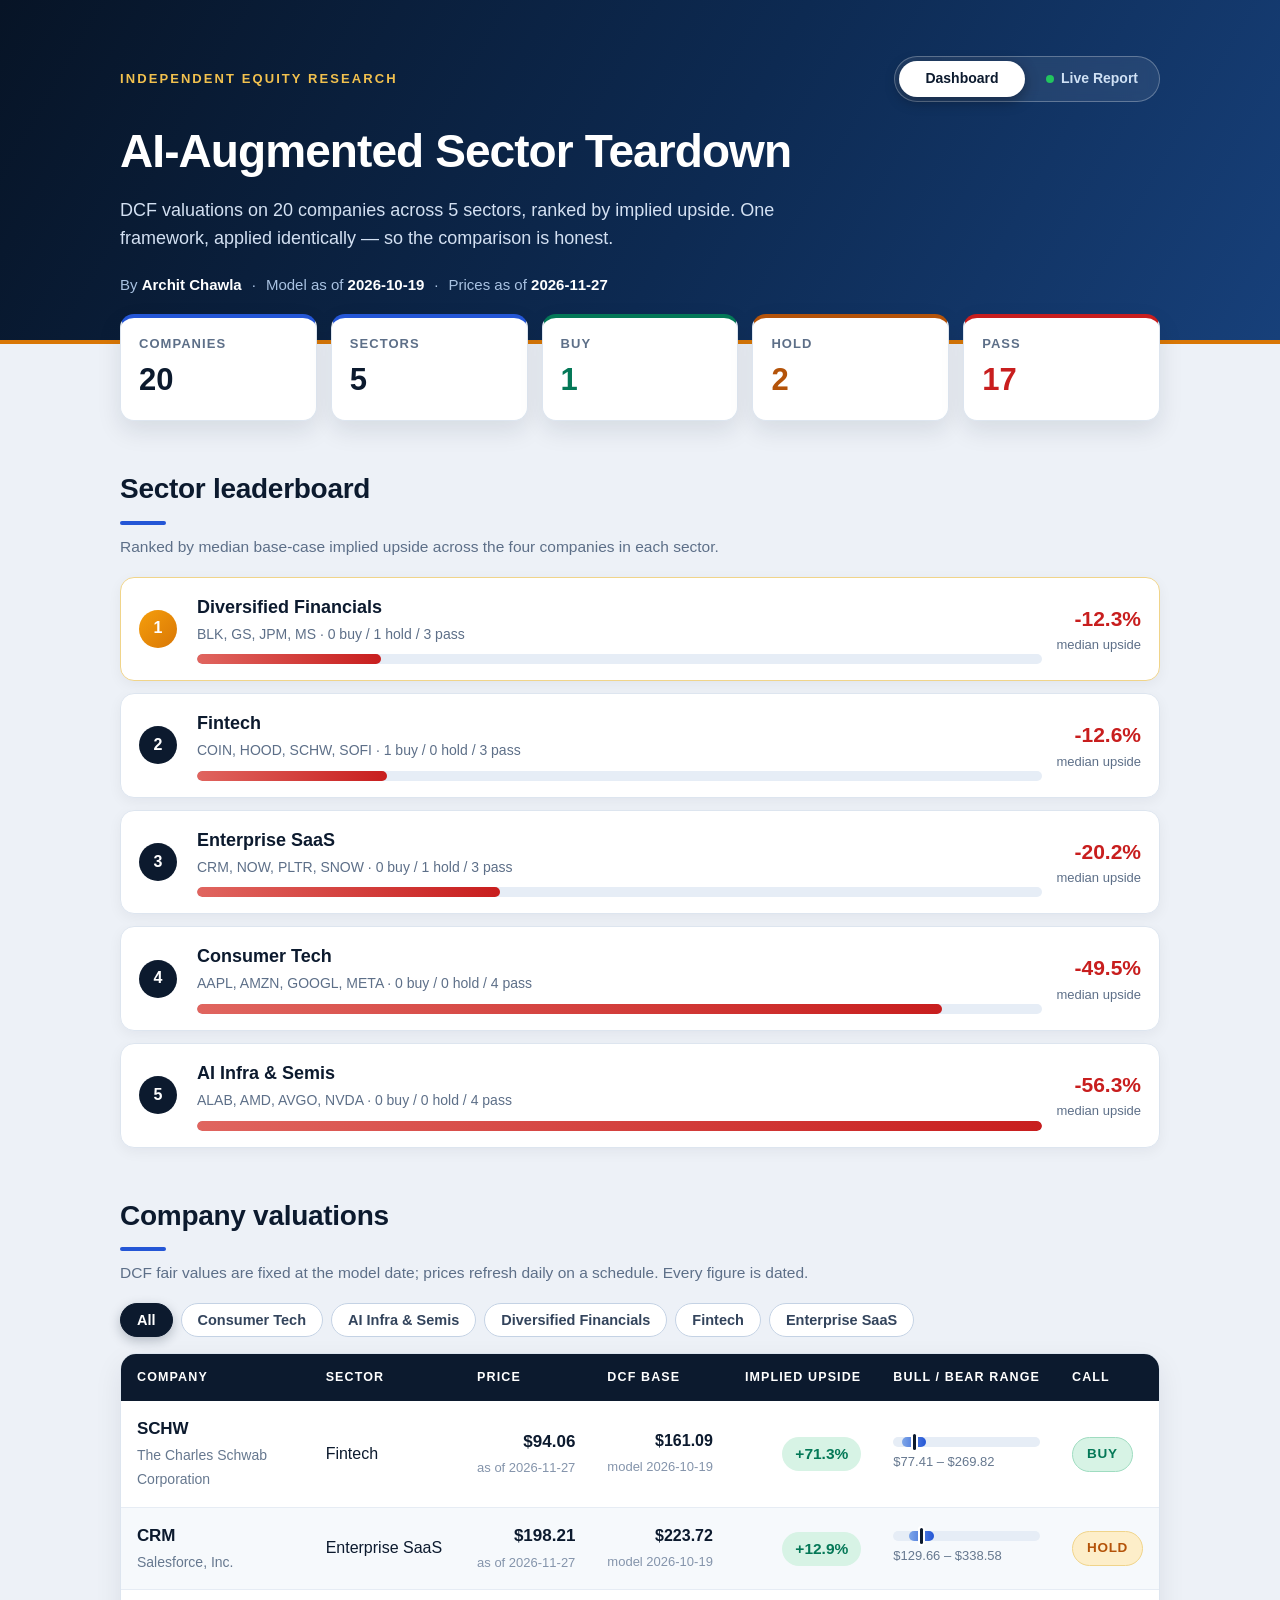
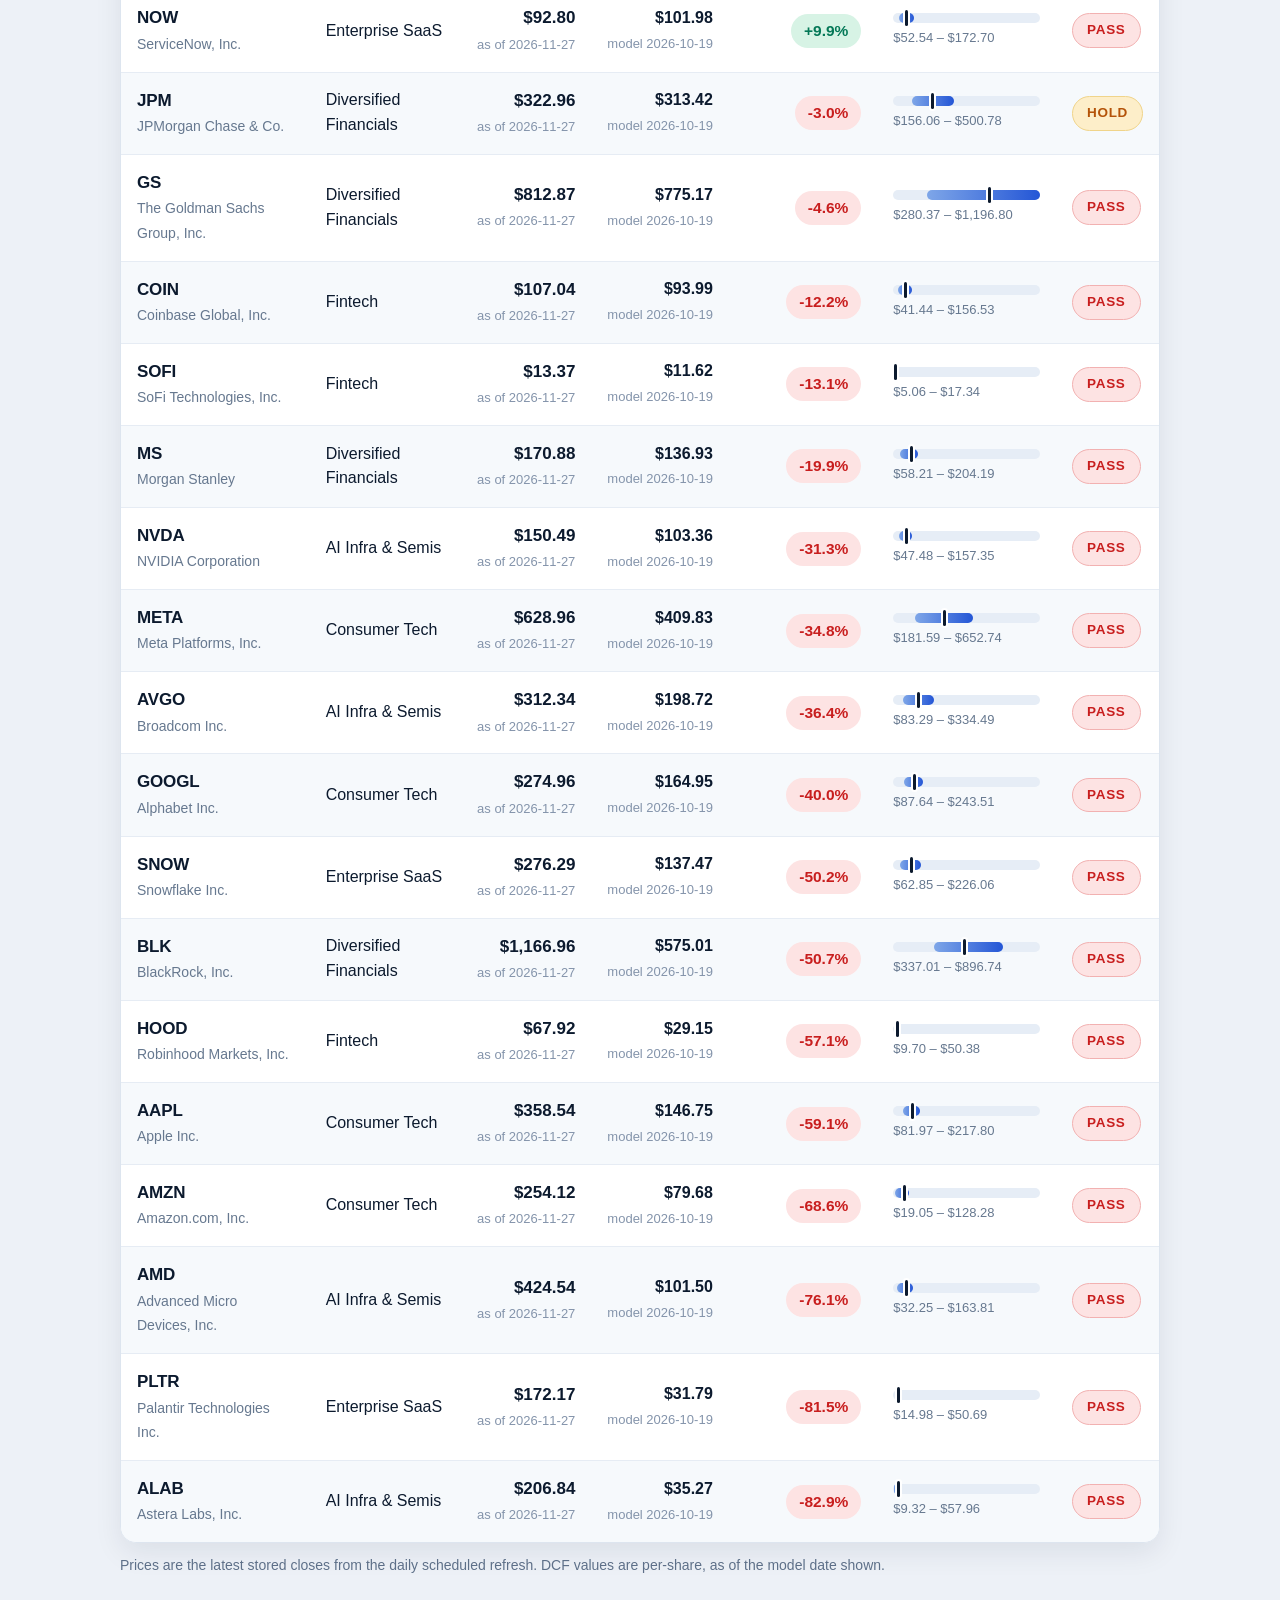
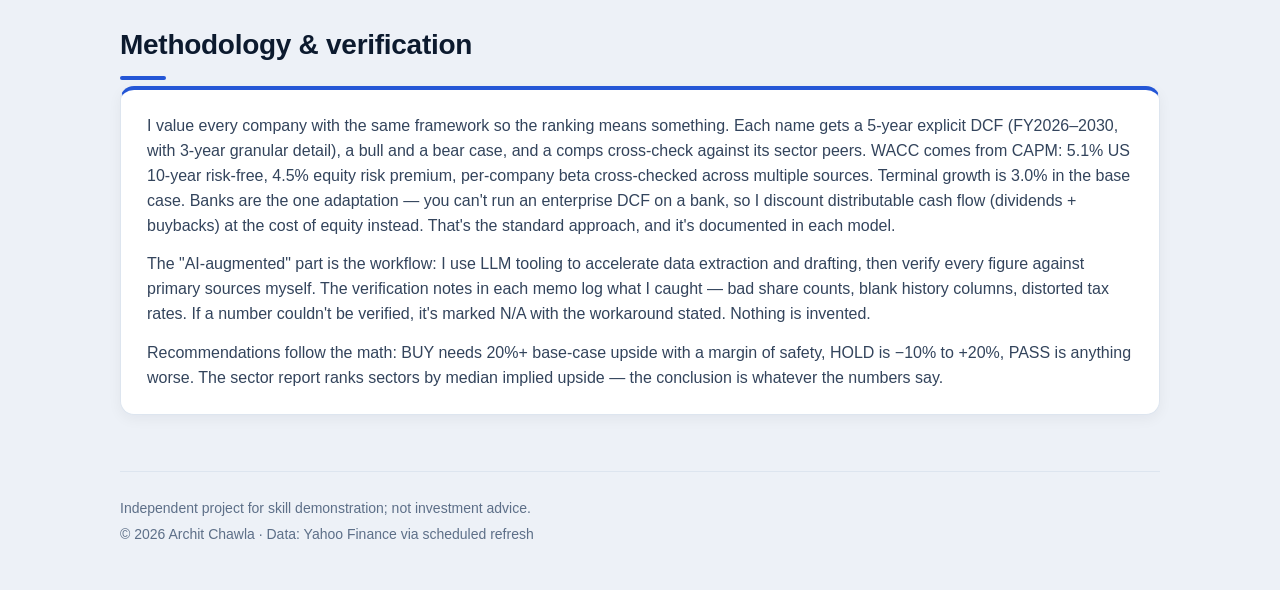
<file: site/index.html>
<!DOCTYPE html>
<html lang="en">
<head>
<meta charset="UTF-8">
<meta name="viewport" content="width=device-width, initial-scale=1.0">
<title>AI-Augmented Sector Teardown — 20-Company Outlook | Archit Chawla</title>
<meta name="description" content="Independent equity research: DCF valuations across 20 companies in 5 sectors, with a ranked sector outlook. By Archit Chawla.">
<link rel="stylesheet" href="styles.css?v=4">
</head>
<body>

<header class="site-header">
  <div class="wrap">
    <div class="header-top">
      <div class="eyebrow">Independent Equity Research</div>
      <div class="view-switch" aria-label="Switch view">
        <span class="vs-thumb"></span>
        <a href="index.html" class="vs-opt active" data-view="dashboard">Dashboard</a>
        <a href="report.html" class="vs-opt" data-view="report"><span class="vs-dot"></span>Live Report</a>
      </div>
    </div>
    <h1>AI-Augmented Sector Teardown</h1>
    <p class="sub">DCF valuations on 20 companies across 5 sectors, ranked by implied upside. One framework, applied identically — so the comparison is honest.</p>
    <div class="byline">
      <span>By <strong>Archit Chawla</strong></span>
      <span class="dot">·</span>
      <span>Model as of <strong id="meta-model-asof">—</strong></span>
      <span class="dot">·</span>
      <span>Prices as of <strong id="meta-price-asof">—</strong></span>
    </div>
  </div>
</header>

<main class="wrap page-enter">

  <section class="stats" id="stats"></section>

  <section>
    <h2>Sector leaderboard</h2>
    <p class="section-note">Ranked by median base-case implied upside across the four companies in each sector.</p>
    <div id="leaderboard" class="leaderboard"></div>
  </section>

  <section>
    <h2>Company valuations</h2>
    <p class="section-note">DCF fair values are fixed at the model date; prices refresh daily on a schedule. Every figure is dated.</p>
    <div class="filters" id="filters"></div>
    <div class="table-scroll">
      <table class="companies" id="company-table">
        <thead>
          <tr>
            <th>Company</th>
            <th>Sector</th>
            <th class="num">Price</th>
            <th class="num">DCF base</th>
            <th class="num">Implied upside</th>
            <th>Bull / bear range</th>
            <th>Call</th>
          </tr>
        </thead>
        <tbody id="company-rows"></tbody>
      </table>
    </div>
    <p class="footnote">Prices are the latest stored closes from the daily scheduled refresh. DCF values are per-share, as of the model date shown.</p>
  </section>

  <section>
    <h2>Methodology &amp; verification</h2>
    <div class="method">
      <p>I value every company with the same framework so the ranking means something. Each name gets a 5-year explicit DCF (FY2026–2030, with 3-year granular detail), a bull and a bear case, and a comps cross-check against its sector peers. WACC comes from CAPM: 5.1% US 10-year risk-free, 4.5% equity risk premium, per-company beta cross-checked across multiple sources. Terminal growth is 3.0% in the base case. Banks are the one adaptation — you can't run an enterprise DCF on a bank, so I discount distributable cash flow (dividends + buybacks) at the cost of equity instead. That's the standard approach, and it's documented in each model.</p>
      <p>The "AI-augmented" part is the workflow: I use LLM tooling to accelerate data extraction and drafting, then verify every figure against primary sources myself. The verification notes in each memo log what I caught — bad share counts, blank history columns, distorted tax rates. If a number couldn't be verified, it's marked N/A with the workaround stated. Nothing is invented.</p>
      <p>Recommendations follow the math: BUY needs 20%+ base-case upside with a margin of safety, HOLD is −10% to +20%, PASS is anything worse. The sector report ranks sectors by median implied upside — the conclusion is whatever the numbers say.</p>
    </div>
  </section>

  <footer>
    <p>Independent project for skill demonstration; not investment advice.</p>
    <p>© 2026 Archit Chawla · Data: Yahoo Finance via scheduled refresh</p>
  </footer>

</main>

<script src="app.js?v=4"></script>
<script>
document.querySelectorAll(".view-switch .vs-opt").forEach(function (a) {
  a.addEventListener("click", function (e) {
    if (a.classList.contains("active")) { e.preventDefault(); return; }
    e.preventDefault();
    var sw = a.closest(".view-switch");
    sw.classList.toggle("to-report", a.dataset.view === "report");
    sw.querySelectorAll(".vs-opt").forEach(function (o) { o.classList.toggle("active", o === a); });
    setTimeout(function () { window.location.href = a.getAttribute("href"); }, 360);
  });
});
</script>
</body>
</html>
</file>
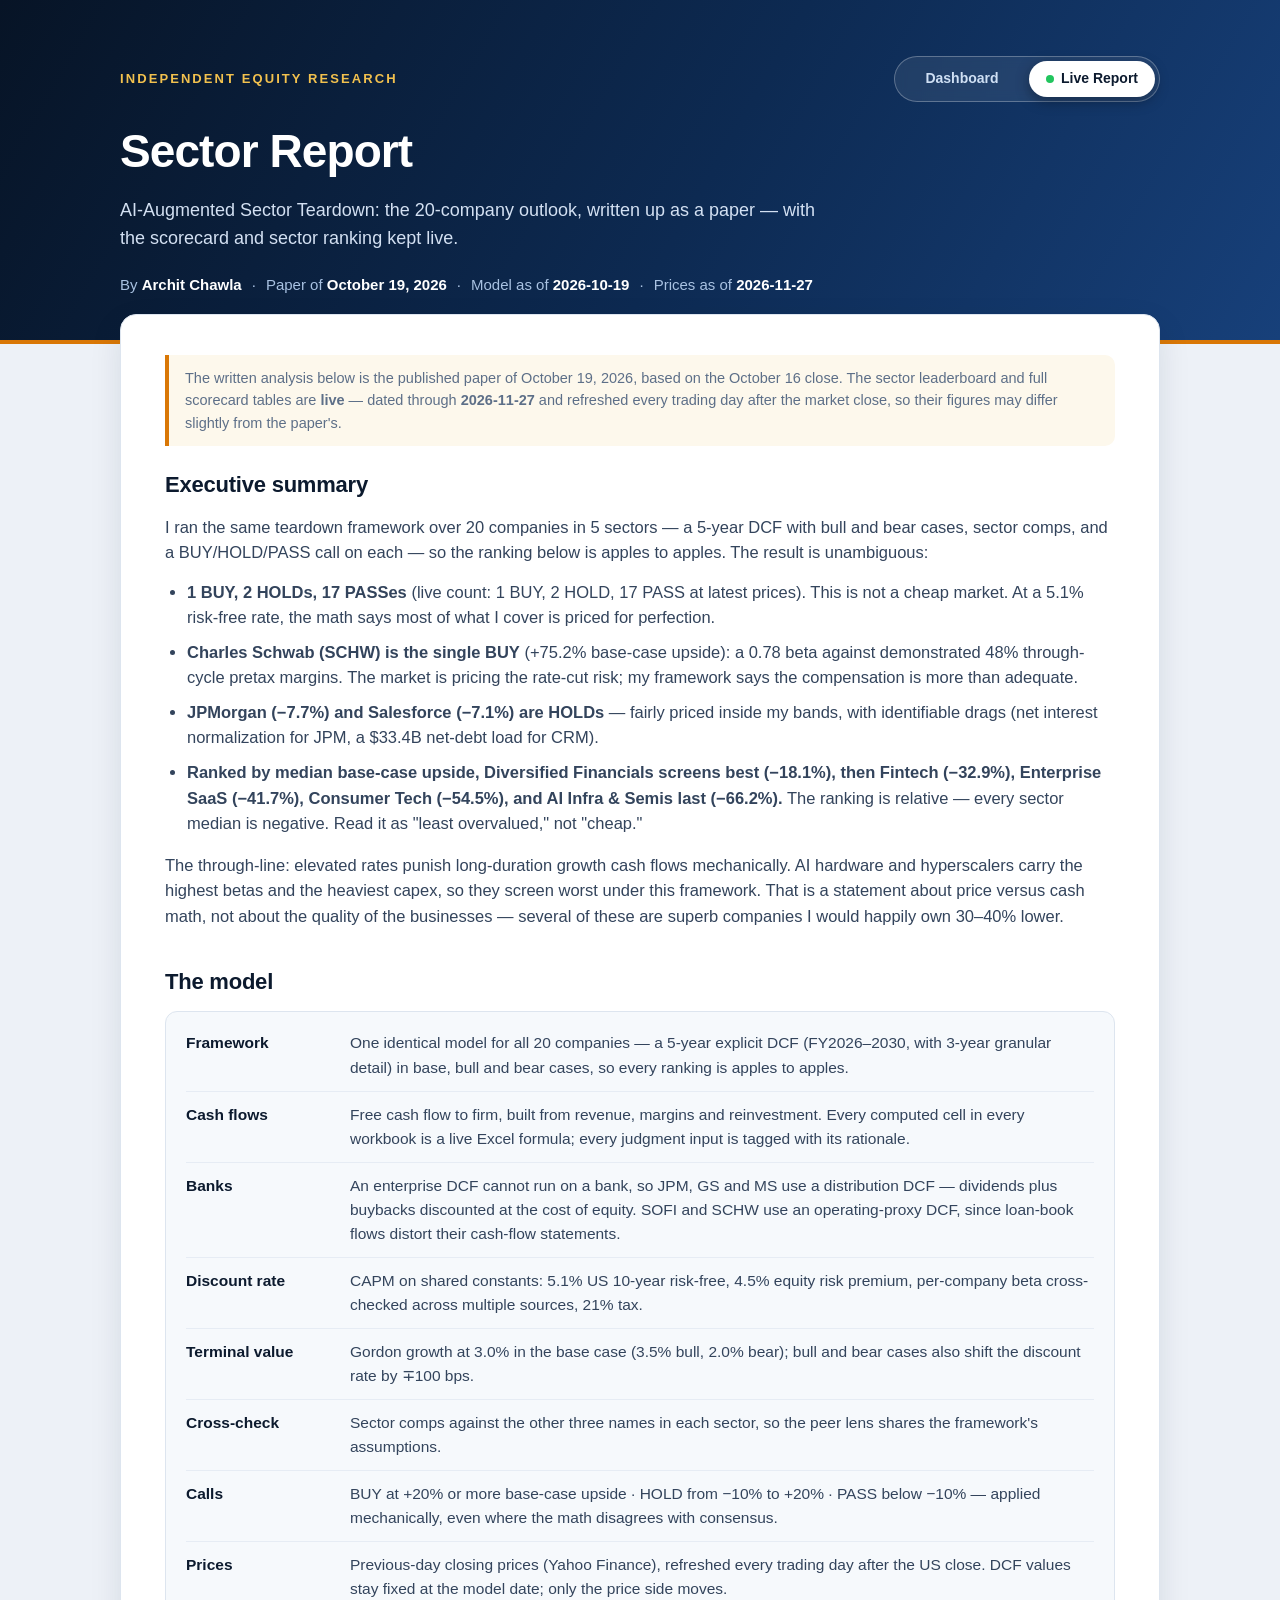
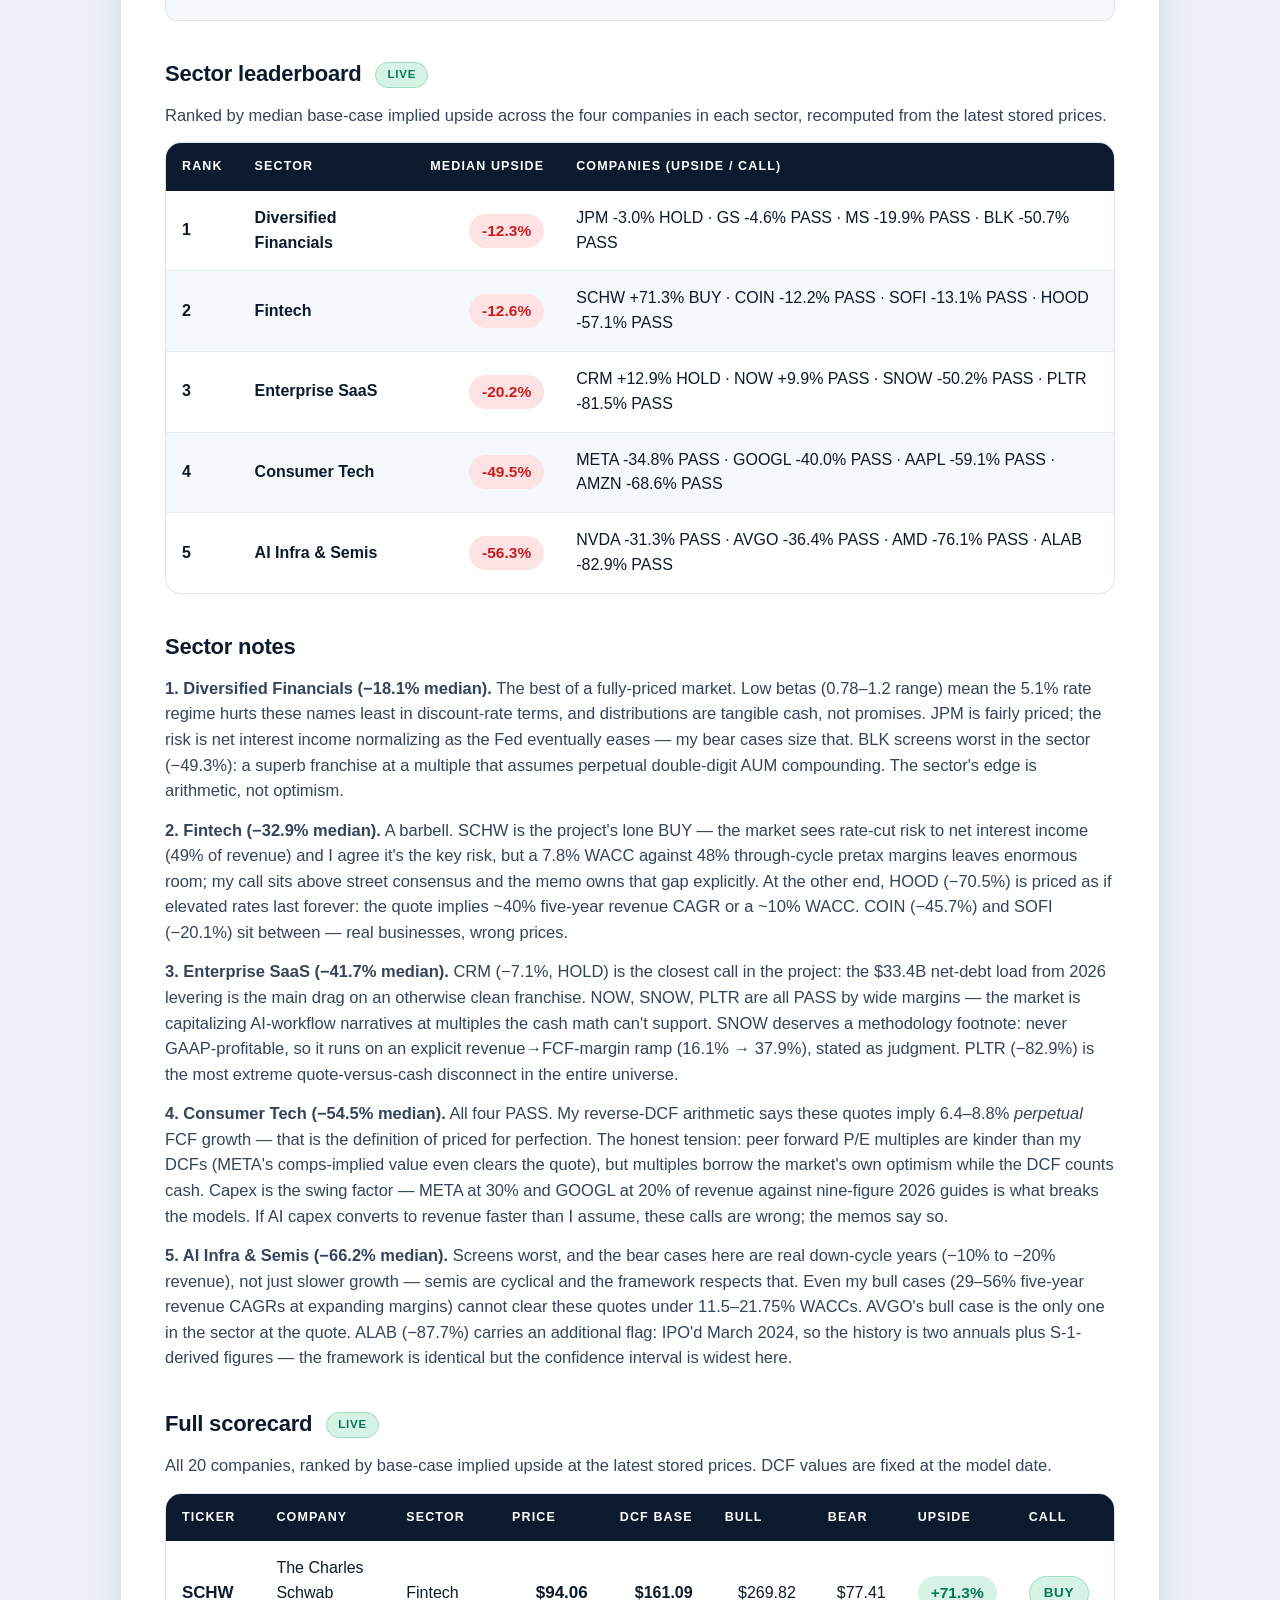
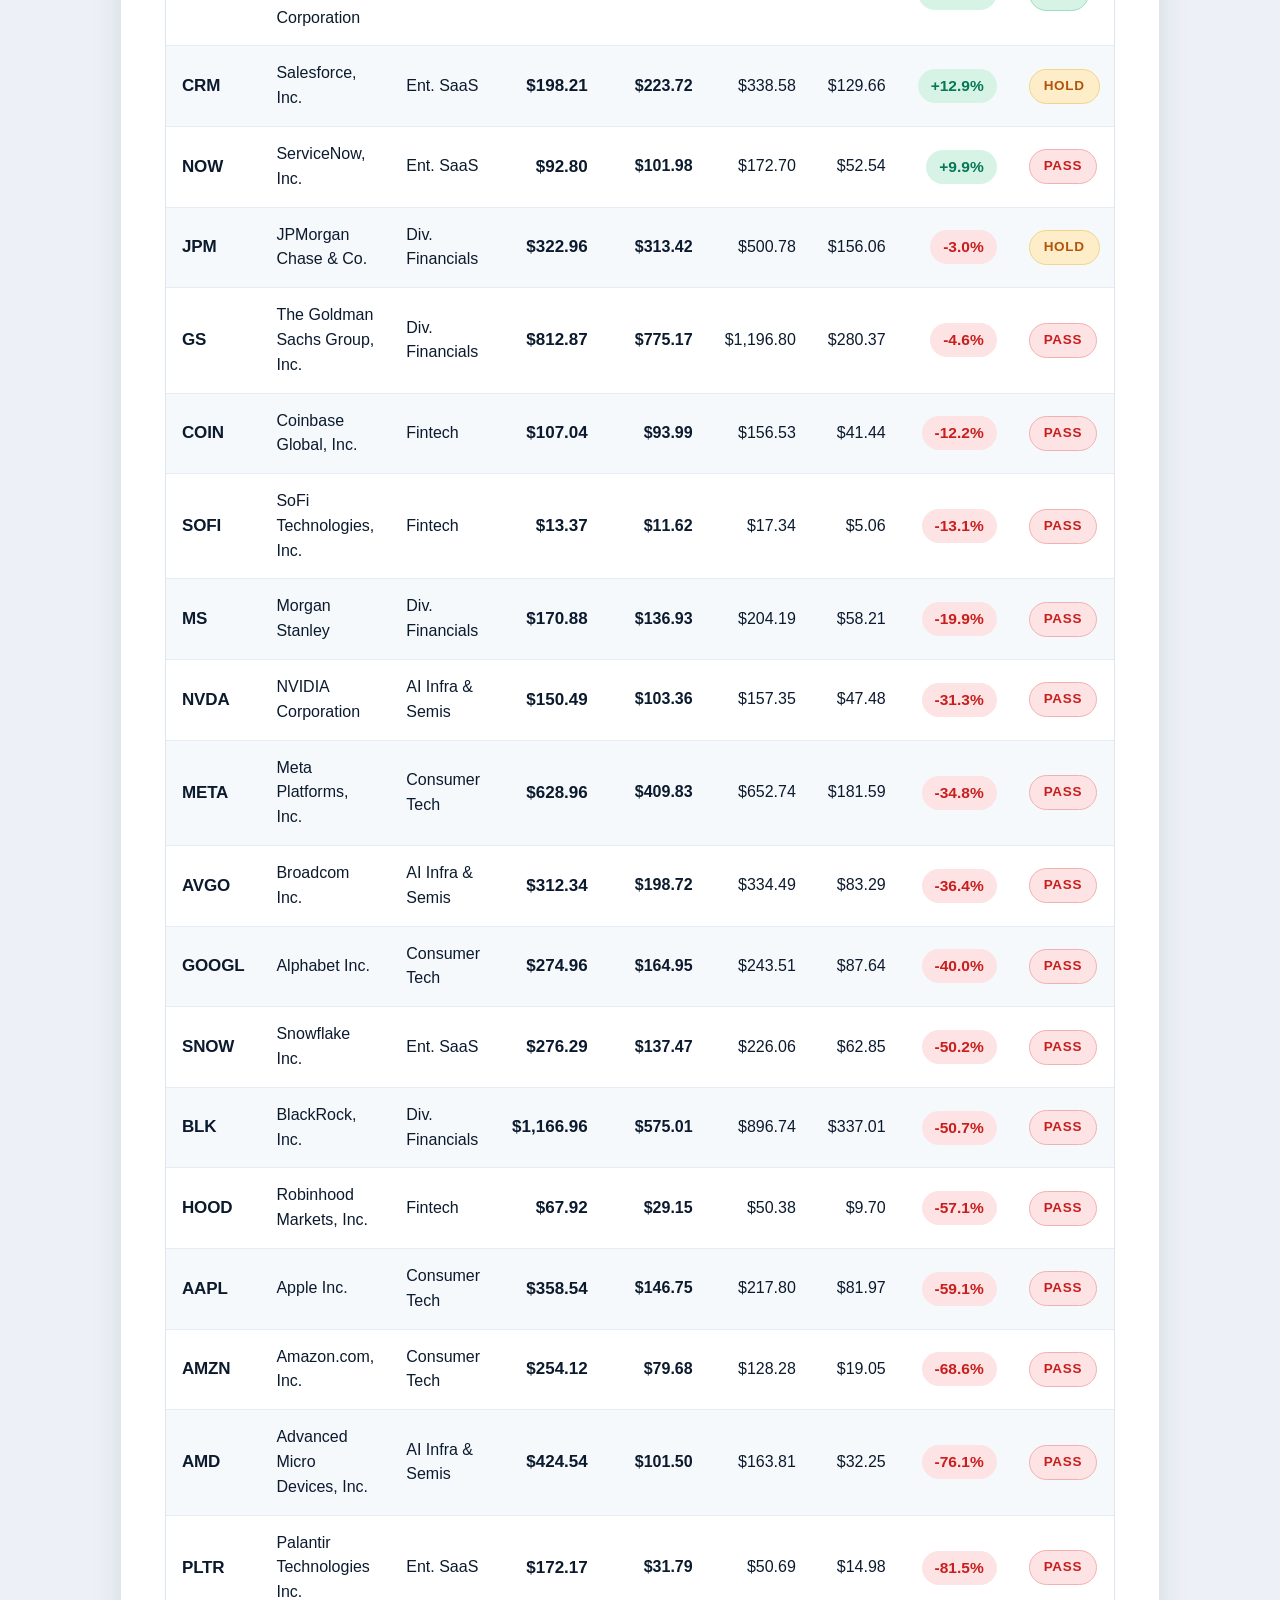
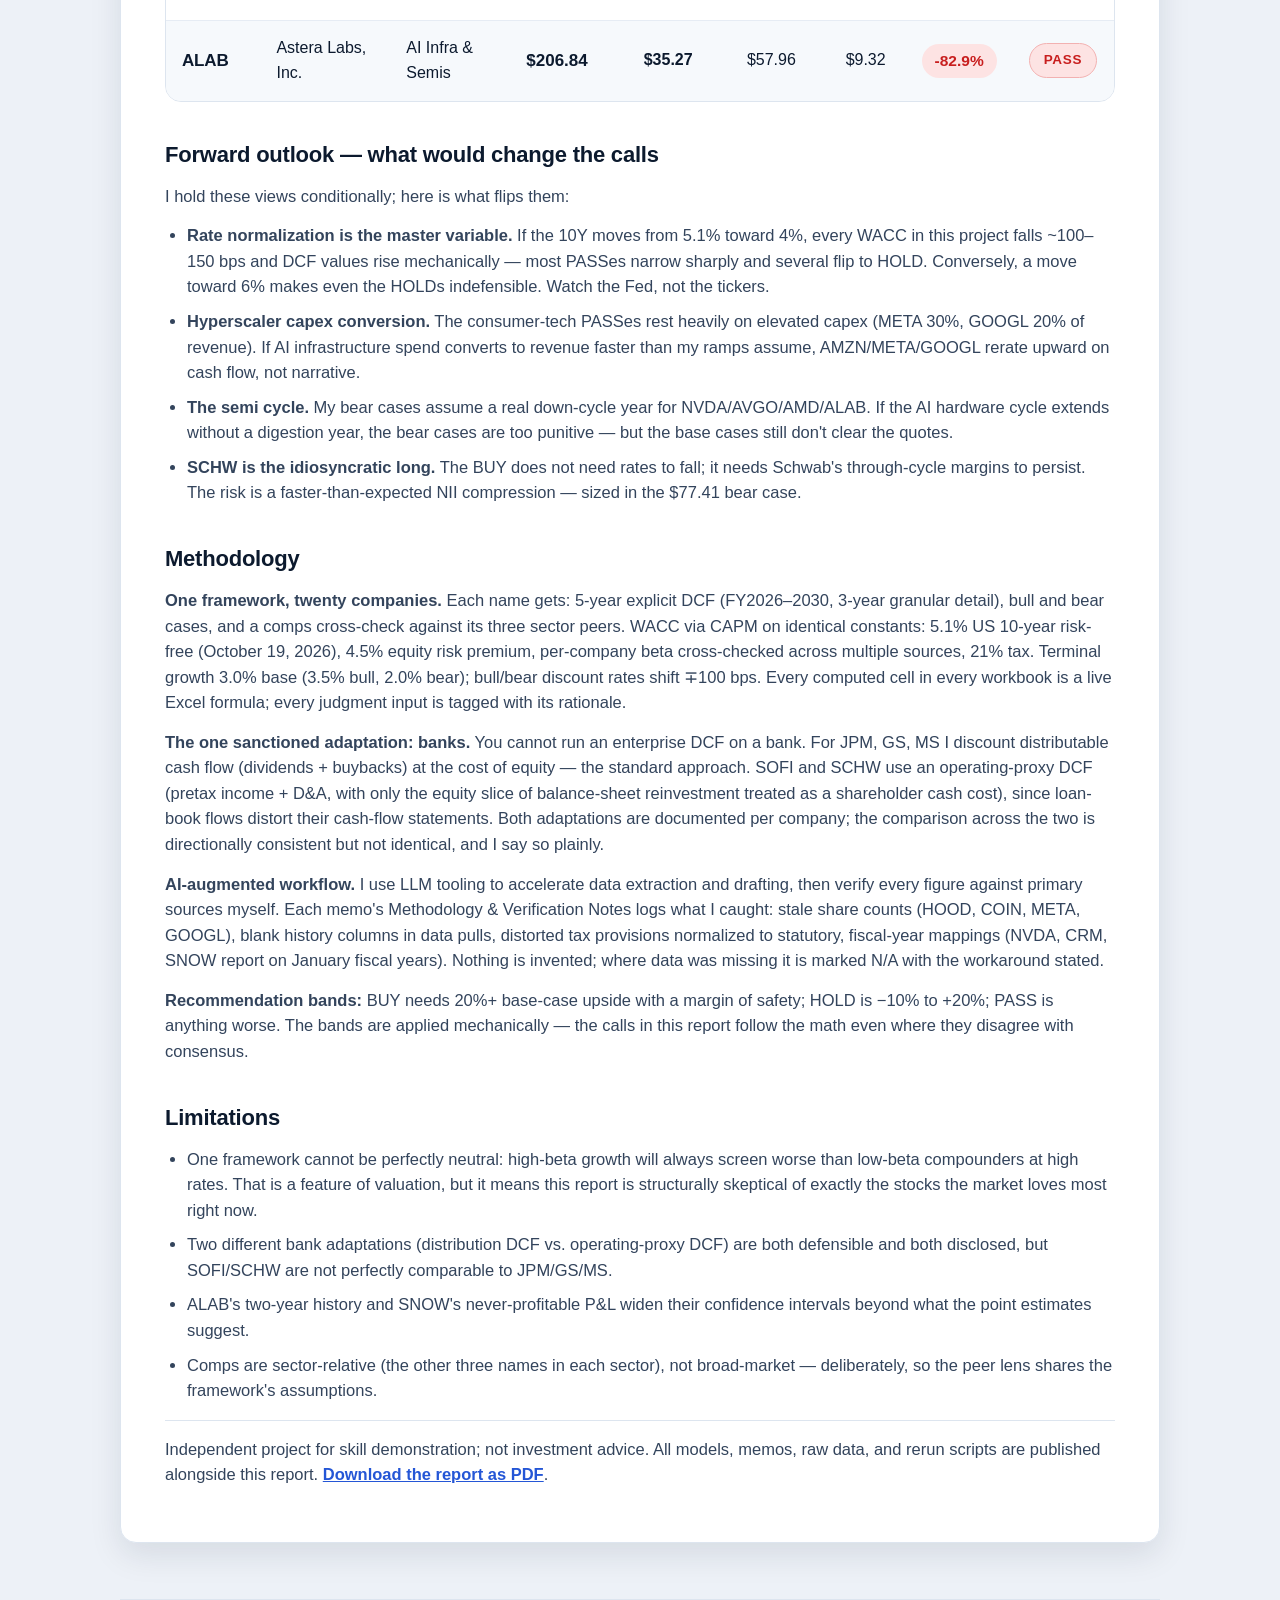
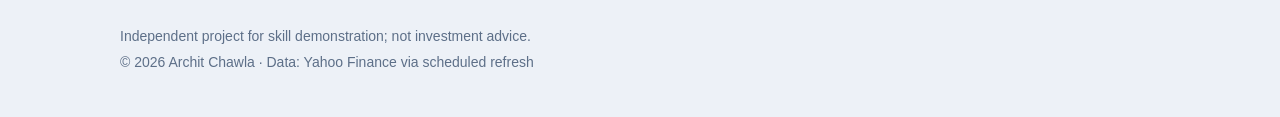
<file: site/report.html>
<!DOCTYPE html>
<html lang="en">
<head>
<meta charset="UTF-8">
<meta name="viewport" content="width=device-width, initial-scale=1.0">
<title>Sector Report — AI-Augmented Sector Teardown | Archit Chawla</title>
<meta name="description" content="The full sector report: 20-company DCF teardown across 5 sectors, with live scorecard and sector ranking. By Archit Chawla.">
<link rel="stylesheet" href="styles.css?v=5">
</head>
<body>

<header class="site-header">
  <div class="wrap">
    <div class="header-top">
      <div class="eyebrow">Independent Equity Research</div>
      <div class="view-switch to-report" aria-label="Switch view">
        <span class="vs-thumb"></span>
        <a href="index.html" class="vs-opt" data-view="dashboard">Dashboard</a>
        <a href="report.html" class="vs-opt active" data-view="report"><span class="vs-dot"></span>Live Report</a>
      </div>
    </div>
    <h1>Sector Report</h1>
    <p class="sub">AI-Augmented Sector Teardown: the 20-company outlook, written up as a paper — with the scorecard and sector ranking kept live.</p>
    <div class="byline">
      <span>By <strong>Archit Chawla</strong></span>
      <span class="dot">·</span>
      <span>Paper of <strong>October 19, 2026</strong></span>
      <span class="dot">·</span>
      <span>Model as of <strong id="meta-model-asof">—</strong></span>
      <span class="dot">·</span>
      <span>Prices as of <strong id="meta-price-asof">—</strong></span>
    </div>
  </div>
</header>

<main class="wrap page-enter">

  <article class="paper">

    <p class="note-line">The written analysis below is the published paper of October 19, 2026, based on the October 16 close. The sector leaderboard and full scorecard tables are <strong>live</strong> — dated through <strong id="note-through">the latest close</strong> and refreshed every trading day after the market close, so their figures may differ slightly from the paper's.</p>

    <h3>Executive summary</h3>
    <p>I ran the same teardown framework over 20 companies in 5 sectors — a 5-year DCF with bull and bear cases, sector comps, and a BUY/HOLD/PASS call on each — so the ranking below is apples to apples. The result is unambiguous:</p>
    <ul>
      <li><strong>1 BUY, 2 HOLDs, 17 PASSes</strong> <span id="sum-counts"></span>. This is not a cheap market. At a 5.1% risk-free rate, the math says most of what I cover is priced for perfection.</li>
      <li><strong>Charles Schwab (SCHW) is the single BUY</strong> (+75.2% base-case upside): a 0.78 beta against demonstrated 48% through-cycle pretax margins. The market is pricing the rate-cut risk; my framework says the compensation is more than adequate.</li>
      <li><strong>JPMorgan (−7.7%) and Salesforce (−7.1%) are HOLDs</strong> — fairly priced inside my bands, with identifiable drags (net interest normalization for JPM, a $33.4B net-debt load for CRM).</li>
      <li><strong>Ranked by median base-case upside, Diversified Financials screens best (−18.1%), then Fintech (−32.9%), Enterprise SaaS (−41.7%), Consumer Tech (−54.5%), and AI Infra &amp; Semis last (−66.2%).</strong> The ranking is relative — every sector median is negative. Read it as "least overvalued," not "cheap."</li>
    </ul>
    <p>The through-line: elevated rates punish long-duration growth cash flows mechanically. AI hardware and hyperscalers carry the highest betas and the heaviest capex, so they screen worst under this framework. That is a statement about price versus cash math, not about the quality of the businesses — several of these are superb companies I would happily own 30–40% lower.</p>

    <h3>The model</h3>
    <div class="model-box">
      <div class="model-row"><span class="model-k">Framework</span><span class="model-v">One identical model for all 20 companies — a 5-year explicit DCF (FY2026–2030, with 3-year granular detail) in base, bull and bear cases, so every ranking is apples to apples.</span></div>
      <div class="model-row"><span class="model-k">Cash flows</span><span class="model-v">Free cash flow to firm, built from revenue, margins and reinvestment. Every computed cell in every workbook is a live Excel formula; every judgment input is tagged with its rationale.</span></div>
      <div class="model-row"><span class="model-k">Banks</span><span class="model-v">An enterprise DCF cannot run on a bank, so JPM, GS and MS use a distribution DCF — dividends plus buybacks discounted at the cost of equity. SOFI and SCHW use an operating-proxy DCF, since loan-book flows distort their cash-flow statements.</span></div>
      <div class="model-row"><span class="model-k">Discount rate</span><span class="model-v">CAPM on shared constants: 5.1% US 10-year risk-free, 4.5% equity risk premium, per-company beta cross-checked across multiple sources, 21% tax.</span></div>
      <div class="model-row"><span class="model-k">Terminal value</span><span class="model-v">Gordon growth at 3.0% in the base case (3.5% bull, 2.0% bear); bull and bear cases also shift the discount rate by ∓100 bps.</span></div>
      <div class="model-row"><span class="model-k">Cross-check</span><span class="model-v">Sector comps against the other three names in each sector, so the peer lens shares the framework's assumptions.</span></div>
      <div class="model-row"><span class="model-k">Calls</span><span class="model-v">BUY at +20% or more base-case upside · HOLD from −10% to +20% · PASS below −10% — applied mechanically, even where the math disagrees with consensus.</span></div>
      <div class="model-row"><span class="model-k">Prices</span><span class="model-v">Previous-day closing prices (Yahoo Finance), refreshed every trading day after the US close. DCF values stay fixed at the model date; only the price side moves.</span></div>
    </div>

    <h3>Sector leaderboard <span class="live-tag">Live</span></h3>
    <p>Ranked by median base-case implied upside across the four companies in each sector, recomputed from the latest stored prices.</p>
    <div class="table-scroll">
      <table class="companies">
        <thead>
          <tr><th>Rank</th><th>Sector</th><th class="num">Median upside</th><th>Companies (upside / call)</th></tr>
        </thead>
        <tbody id="lb-body"></tbody>
      </table>
    </div>

    <h3>Sector notes</h3>
    <p><strong>1. Diversified Financials (−18.1% median).</strong> The best of a fully-priced market. Low betas (0.78–1.2 range) mean the 5.1% rate regime hurts these names least in discount-rate terms, and distributions are tangible cash, not promises. JPM is fairly priced; the risk is net interest income normalizing as the Fed eventually eases — my bear cases size that. BLK screens worst in the sector (−49.3%): a superb franchise at a multiple that assumes perpetual double-digit AUM compounding. The sector's edge is arithmetic, not optimism.</p>
    <p><strong>2. Fintech (−32.9% median).</strong> A barbell. SCHW is the project's lone BUY — the market sees rate-cut risk to net interest income (49% of revenue) and I agree it's the key risk, but a 7.8% WACC against 48% through-cycle pretax margins leaves enormous room; my call sits above street consensus and the memo owns that gap explicitly. At the other end, HOOD (−70.5%) is priced as if elevated rates last forever: the quote implies ~40% five-year revenue CAGR or a ~10% WACC. COIN (−45.7%) and SOFI (−20.1%) sit between — real businesses, wrong prices.</p>
    <p><strong>3. Enterprise SaaS (−41.7% median).</strong> CRM (−7.1%, HOLD) is the closest call in the project: the $33.4B net-debt load from 2026 levering is the main drag on an otherwise clean franchise. NOW, SNOW, PLTR are all PASS by wide margins — the market is capitalizing AI-workflow narratives at multiples the cash math can't support. SNOW deserves a methodology footnote: never GAAP-profitable, so it runs on an explicit revenue→FCF-margin ramp (16.1% → 37.9%), stated as judgment. PLTR (−82.9%) is the most extreme quote-versus-cash disconnect in the entire universe.</p>
    <p><strong>4. Consumer Tech (−54.5% median).</strong> All four PASS. My reverse-DCF arithmetic says these quotes imply 6.4–8.8% <em>perpetual</em> FCF growth — that is the definition of priced for perfection. The honest tension: peer forward P/E multiples are kinder than my DCFs (META's comps-implied value even clears the quote), but multiples borrow the market's own optimism while the DCF counts cash. Capex is the swing factor — META at 30% and GOOGL at 20% of revenue against nine-figure 2026 guides is what breaks the models. If AI capex converts to revenue faster than I assume, these calls are wrong; the memos say so.</p>
    <p><strong>5. AI Infra &amp; Semis (−66.2% median).</strong> Screens worst, and the bear cases here are real down-cycle years (−10% to −20% revenue), not just slower growth — semis are cyclical and the framework respects that. Even my bull cases (29–56% five-year revenue CAGRs at expanding margins) cannot clear these quotes under 11.5–21.75% WACCs. AVGO's bull case is the only one in the sector at the quote. ALAB (−87.7%) carries an additional flag: IPO'd March 2024, so the history is two annuals plus S-1-derived figures — the framework is identical but the confidence interval is widest here.</p>

    <h3>Full scorecard <span class="live-tag">Live</span></h3>
    <p>All 20 companies, ranked by base-case implied upside at the latest stored prices. DCF values are fixed at the model date.</p>
    <div class="table-scroll">
      <table class="companies">
        <thead>
          <tr><th>Ticker</th><th>Company</th><th>Sector</th><th class="num">Price</th><th class="num">DCF base</th><th class="num">Bull</th><th class="num">Bear</th><th class="num">Upside</th><th>Call</th></tr>
        </thead>
        <tbody id="score-body"></tbody>
      </table>
    </div>

    <h3>Forward outlook — what would change the calls</h3>
    <p>I hold these views conditionally; here is what flips them:</p>
    <ul>
      <li><strong>Rate normalization is the master variable.</strong> If the 10Y moves from 5.1% toward 4%, every WACC in this project falls ~100–150 bps and DCF values rise mechanically — most PASSes narrow sharply and several flip to HOLD. Conversely, a move toward 6% makes even the HOLDs indefensible. Watch the Fed, not the tickers.</li>
      <li><strong>Hyperscaler capex conversion.</strong> The consumer-tech PASSes rest heavily on elevated capex (META 30%, GOOGL 20% of revenue). If AI infrastructure spend converts to revenue faster than my ramps assume, AMZN/META/GOOGL rerate upward on cash flow, not narrative.</li>
      <li><strong>The semi cycle.</strong> My bear cases assume a real down-cycle year for NVDA/AVGO/AMD/ALAB. If the AI hardware cycle extends without a digestion year, the bear cases are too punitive — but the base cases still don't clear the quotes.</li>
      <li><strong>SCHW is the idiosyncratic long.</strong> The BUY does not need rates to fall; it needs Schwab's through-cycle margins to persist. The risk is a faster-than-expected NII compression — sized in the $77.41 bear case.</li>
    </ul>

    <h3>Methodology</h3>
    <p><strong>One framework, twenty companies.</strong> Each name gets: 5-year explicit DCF (FY2026–2030, 3-year granular detail), bull and bear cases, and a comps cross-check against its three sector peers. WACC via CAPM on identical constants: 5.1% US 10-year risk-free (October 19, 2026), 4.5% equity risk premium, per-company beta cross-checked across multiple sources, 21% tax. Terminal growth 3.0% base (3.5% bull, 2.0% bear); bull/bear discount rates shift ∓100 bps. Every computed cell in every workbook is a live Excel formula; every judgment input is tagged with its rationale.</p>
    <p><strong>The one sanctioned adaptation: banks.</strong> You cannot run an enterprise DCF on a bank. For JPM, GS, MS I discount distributable cash flow (dividends + buybacks) at the cost of equity — the standard approach. SOFI and SCHW use an operating-proxy DCF (pretax income + D&amp;A, with only the equity slice of balance-sheet reinvestment treated as a shareholder cash cost), since loan-book flows distort their cash-flow statements. Both adaptations are documented per company; the comparison across the two is directionally consistent but not identical, and I say so plainly.</p>
    <p><strong>AI-augmented workflow.</strong> I use LLM tooling to accelerate data extraction and drafting, then verify every figure against primary sources myself. Each memo's Methodology &amp; Verification Notes logs what I caught: stale share counts (HOOD, COIN, META, GOOGL), blank history columns in data pulls, distorted tax provisions normalized to statutory, fiscal-year mappings (NVDA, CRM, SNOW report on January fiscal years). Nothing is invented; where data was missing it is marked N/A with the workaround stated.</p>
    <p><strong>Recommendation bands:</strong> BUY needs 20%+ base-case upside with a margin of safety; HOLD is −10% to +20%; PASS is anything worse. The bands are applied mechanically — the calls in this report follow the math even where they disagree with consensus.</p>

    <h3>Limitations</h3>
    <ul>
      <li>One framework cannot be perfectly neutral: high-beta growth will always screen worse than low-beta compounders at high rates. That is a feature of valuation, but it means this report is structurally skeptical of exactly the stocks the market loves most right now.</li>
      <li>Two different bank adaptations (distribution DCF vs. operating-proxy DCF) are both defensible and both disclosed, but SOFI/SCHW are not perfectly comparable to JPM/GS/MS.</li>
      <li>ALAB's two-year history and SNOW's never-profitable P&amp;L widen their confidence intervals beyond what the point estimates suggest.</li>
      <li>Comps are sector-relative (the other three names in each sector), not broad-market — deliberately, so the peer lens shares the framework's assumptions.</li>
    </ul>

    <p class="paper-foot">Independent project for skill demonstration; not investment advice. All models, memos, raw data, and rerun scripts are published alongside this report. <a href="SECTOR_REPORT.pdf">Download the report as PDF</a>.</p>

  </article>

  <footer>
    <p>Independent project for skill demonstration; not investment advice.</p>
    <p>© 2026 Archit Chawla · Data: Yahoo Finance via scheduled refresh</p>
  </footer>

</main>

<script src="report.js?v=4"></script>
<script>
document.querySelectorAll(".view-switch .vs-opt").forEach(function (a) {
  a.addEventListener("click", function (e) {
    if (a.classList.contains("active")) { e.preventDefault(); return; }
    e.preventDefault();
    var sw = a.closest(".view-switch");
    sw.classList.toggle("to-report", a.dataset.view === "report");
    sw.querySelectorAll(".vs-opt").forEach(function (o) { o.classList.toggle("active", o === a); });
    setTimeout(function () { window.location.href = a.getAttribute("href"); }, 360);
  });
});
</script>
</body>
</html>
</file>
<file: site/styles.css>
:root {
  --ink: #0c1a2e;
  --ink-soft: #33445c;
  --muted: #5d6f88;
  --line: #dde5ef;
  --bg: #edf1f7;
  --card: #ffffff;
  --accent: #2456d6;
  --accent-soft: #7ea6e8;
  --gold: #d97706;
  --buy: #047857;
  --buy-bg: #d7f3e5;
  --buy-line: #9fdcc0;
  --hold: #b45309;
  --hold-bg: #fdeec9;
  --hold-line: #f0d48a;
  --pass: #c81e1e;
  --pass-bg: #fde3e3;
  --pass-line: #f2b1b1;
  --radius: 14px;
}

* { box-sizing: border-box; }

body {
  margin: 0;
  font-family: -apple-system, BlinkMacSystemFont, "Segoe UI", Roboto, "Helvetica Neue", Arial, sans-serif;
  color: var(--ink);
  background: var(--bg);
  line-height: 1.55;
  -webkit-font-smoothing: antialiased;
}

.wrap { max-width: 1080px; margin: 0 auto; padding: 0 20px; }

/* ---------- header ---------- */
.site-header {
  background: linear-gradient(120deg, #071426 0%, #0d2a52 55%, #17407a 100%);
  color: #fff;
  padding: 56px 0 44px;
  border-bottom: 4px solid var(--gold);
}
.eyebrow {
  text-transform: uppercase;
  letter-spacing: 0.16em;
  font-size: 12px;
  font-weight: 700;
  color: #f2c14e;
  margin-bottom: 12px;
}
.site-header h1 {
  margin: 0 0 10px;
  font-size: 42px;
  letter-spacing: -0.02em;
}
.site-header .sub {
  margin: 0 0 20px;
  color: #d3e0f2;
  font-size: 17px;
  max-width: 720px;
}
.byline { font-size: 14px; color: #a9c2e2; display: flex; flex-wrap: wrap; align-items: center; gap: 6px; }
.byline strong { color: #fff; }
.byline .dot { margin: 0 4px; }

/* ---------- sections ---------- */
main section { margin: 46px 0; }
h2 { font-size: 26px; font-weight: 800; letter-spacing: -0.01em; margin: 0 0 6px; }
h2::after {
  content: "";
  display: block;
  width: 46px; height: 4px;
  border-radius: 999px;
  background: var(--accent);
  margin-top: 10px;
}
.section-note { color: var(--muted); font-size: 14.5px; margin: 10px 0 18px; max-width: 760px; }
.footnote { color: var(--muted); font-size: 13px; margin-top: 12px; }

/* ---------- stat cards ---------- */
.stats {
  display: grid;
  grid-template-columns: repeat(auto-fit, minmax(150px, 1fr));
  gap: 14px;
  margin-top: -30px;
  position: relative;
  z-index: 2;
}
.stat {
  background: var(--card);
  border: 1px solid var(--line);
  border-top: 4px solid var(--accent);
  border-radius: var(--radius);
  padding: 16px 18px;
  box-shadow: 0 10px 24px rgba(12,26,46,0.10);
}
.stat:nth-child(3) { border-top-color: var(--buy); }
.stat:nth-child(4) { border-top-color: var(--hold); }
.stat:nth-child(5) { border-top-color: var(--pass); }
.stat .k { font-size: 12px; font-weight: 700; text-transform: uppercase; letter-spacing: 0.08em; color: var(--muted); }
.stat .v { font-size: 28px; font-weight: 800; font-variant-numeric: tabular-nums; margin-top: 2px; }
.stat .v.buy { color: var(--buy); }
.stat .v.hold { color: var(--hold); }
.stat .v.pass { color: var(--pass); }

/* ---------- leaderboard ---------- */
.leaderboard { display: flex; flex-direction: column; gap: 12px; }
.lb-row {
  display: grid;
  grid-template-columns: 44px 1fr auto;
  gap: 14px;
  align-items: center;
  background: var(--card);
  border: 1px solid var(--line);
  border-radius: var(--radius);
  padding: 16px 18px;
  box-shadow: 0 4px 14px rgba(12,26,46,0.05);
}
.lb-rank {
  width: 38px; height: 38px; border-radius: 50%;
  background: var(--ink); color: #fff;
  display: flex; align-items: center; justify-content: center;
  font-weight: 800; font-size: 15px;
}
.lb-row:first-child .lb-rank { background: linear-gradient(135deg, #f59e0b, #d97706); }
.lb-row:first-child { border-color: var(--hold-line); }
.lb-name { font-weight: 800; font-size: 16.5px; }
.lb-sub { color: var(--muted); font-size: 13px; margin-top: 2px; }
.lb-bar { height: 10px; background: #e6edf6; border-radius: 999px; margin-top: 9px; overflow: hidden; }
.lb-fill { height: 100%; border-radius: 999px; background: linear-gradient(90deg, #34c98e, #047857); }
.lb-fill.neg { background: linear-gradient(90deg, #e0655f, #c81e1e); }
.lb-upside { font-variant-numeric: tabular-nums; font-weight: 800; font-size: 19px; text-align: right; }
.lb-upside.pos { color: var(--buy); }
.lb-upside.neg { color: var(--pass); }
.lb-upside small { display: block; font-weight: 500; font-size: 12px; color: var(--muted); }

/* ---------- filters + table ---------- */
.filters { display: flex; flex-wrap: wrap; gap: 8px; margin-bottom: 16px; }
.filters button {
  border: 1px solid #c4d2e4;
  background: var(--card);
  border-radius: 999px;
  padding: 8px 16px;
  font-size: 13.5px;
  font-weight: 600;
  cursor: pointer;
  color: var(--ink-soft);
  transition: border-color 0.15s, color 0.15s, background 0.15s;
}
.filters button:hover { border-color: var(--accent); color: var(--accent); }
.filters button.active { background: var(--ink); color: #fff; border-color: var(--ink); box-shadow: 0 4px 12px rgba(12,26,46,0.25); }

.table-scroll {
  overflow-x: auto;
  border: 1px solid var(--line);
  border-radius: 16px;
  background: var(--card);
  box-shadow: 0 10px 28px rgba(12,26,46,0.08);
}
table.companies { width: 100%; border-collapse: collapse; font-size: 15px; min-width: 760px; }
table.companies th {
  text-align: left; font-size: 11.5px; font-weight: 700; text-transform: uppercase; letter-spacing: 0.09em;
  color: #fff; padding: 14px 16px; border-bottom: none;
  background: var(--ink); white-space: nowrap;
}
table.companies td { padding: 15px 16px; border-bottom: 1px solid #e6ecf4; vertical-align: middle; }
table.companies tbody tr:nth-child(even) td { background: #f6f9fc; }
table.companies tbody tr:hover td { background: #eaf1fb; }
table.companies tr:last-child td { border-bottom: none; }
.num { text-align: right; font-variant-numeric: tabular-nums; white-space: nowrap; }
.ticker { font-weight: 800; font-size: 16px; letter-spacing: -0.01em; }
.cname { color: #66788f; font-size: 13px; }
.price { font-weight: 800; font-size: 15.5px; }
.dcf { font-weight: 700; }
.upside-chip {
  display: inline-block;
  padding: 5px 13px;
  border-radius: 999px;
  font-weight: 800;
  font-size: 14.5px;
  font-variant-numeric: tabular-nums;
}
.upside-chip.pos { background: var(--buy-bg); color: var(--buy); }
.upside-chip.neg { background: var(--pass-bg); color: var(--pass); }
.range-bar { position: relative; height: 10px; background: #e6edf6; border-radius: 999px; min-width: 130px; }
.range-fill { position: absolute; top: 0; bottom: 0; background: linear-gradient(90deg, var(--accent-soft), var(--accent)); border-radius: 999px; }
.range-base { position: absolute; top: -3px; width: 3px; height: 16px; background: var(--ink); border-radius: 2px; box-shadow: 0 0 0 2px #fff; }
.range-lbl { font-size: 12px; color: #66788f; margin-top: 5px; font-variant-numeric: tabular-nums; white-space: nowrap; }
.stale { color: #8494ab; font-size: 12px; }

.badge {
  display: inline-block; padding: 6px 14px; border-radius: 999px;
  font-size: 12.5px; font-weight: 800; letter-spacing: 0.05em;
  border: 1px solid transparent;
}
.badge.buy { background: var(--buy-bg); color: var(--buy); border-color: var(--buy-line); }
.badge.hold { background: var(--hold-bg); color: var(--hold); border-color: var(--hold-line); }
.badge.pass { background: var(--pass-bg); color: var(--pass); border-color: var(--pass-line); }

/* ---------- methodology / footer ---------- */
.method {
  background: var(--card); border: 1px solid var(--line);
  border-top: 4px solid var(--accent);
  border-radius: var(--radius); padding: 24px 26px; font-size: 15px; color: var(--ink-soft);
  box-shadow: 0 4px 14px rgba(12,26,46,0.05);
}
.method p { margin: 0 0 14px; }
.method p:last-child { margin-bottom: 0; }

footer {
  border-top: 1px solid var(--line);
  margin-top: 56px; padding: 22px 0 40px;
  color: var(--muted); font-size: 13px;
}
footer p { margin: 4px 0; }

/* ---------- type scale: one notch up ---------- */
.site-header h1 { font-size: 46px; }
.site-header .sub { font-size: 18px; }
.eyebrow { font-size: 13px; }
.byline { font-size: 15px; }
h2 { font-size: 28px; }
.section-note { font-size: 15.5px; }
.footnote { font-size: 14px; }
.stat .k { font-size: 13px; }
.stat .v { font-size: 31px; }
.lb-name { font-size: 18px; }
.lb-sub { font-size: 14px; }
.lb-rank { font-size: 16px; }
.lb-upside { font-size: 21px; }
.lb-upside small { font-size: 13px; }
.filters button { font-size: 14.5px; }
table.companies { font-size: 16px; min-width: 820px; }
table.companies th { font-size: 12.5px; }
.ticker { font-size: 17px; }
.cname { font-size: 14px; }
.price { font-size: 17px; }
.upside-chip { font-size: 15.5px; }
.range-lbl { font-size: 13px; }
.stale { font-size: 13px; }
.badge { font-size: 13.5px; }
.method { font-size: 16px; }
footer { font-size: 14px; }

@media (max-width: 640px) {
  .site-header h1 { font-size: 34px; }
  .lb-row { grid-template-columns: 36px 1fr; }
  .lb-upside { grid-column: 2; text-align: left; }
}

/* ---------- header top row + view switch ---------- */
.header-top {
  display: flex; justify-content: space-between; align-items: center;
  gap: 14px; flex-wrap: wrap; margin-bottom: 14px;
}
.header-top .eyebrow { margin-bottom: 0; }
.view-switch {
  position: relative; display: inline-flex; gap: 4px;
  background: rgba(255,255,255,0.08);
  border: 1px solid rgba(255,255,255,0.28);
  border-radius: 999px; padding: 4px;
  backdrop-filter: blur(6px);
}
.vs-thumb {
  position: absolute; top: 4px; bottom: 4px; left: 4px; width: 126px;
  background: #fff; border-radius: 999px;
  box-shadow: 0 4px 14px rgba(0,0,0,0.35);
  transition: transform 0.38s cubic-bezier(0.65, 0, 0.35, 1);
}
.view-switch.to-report .vs-thumb { transform: translateX(130px); }
.vs-opt {
  position: relative; z-index: 1;
  width: 126px; text-align: center;
  padding: 7px 0; border-radius: 999px;
  color: #cfe0f4; font-size: 14px; font-weight: 700; text-decoration: none;
  transition: color 0.3s;
  display: inline-flex; align-items: center; justify-content: center; gap: 7px;
}
.vs-opt.active { color: var(--ink); }
.vs-dot {
  width: 8px; height: 8px; border-radius: 50%; background: #22c55e;
  box-shadow: 0 0 0 0 rgba(34,197,94,0.55);
  animation: vsPulse 2s infinite;
}
@keyframes vsPulse {
  70% { box-shadow: 0 0 0 7px rgba(34,197,94,0); }
  100% { box-shadow: 0 0 0 0 rgba(34,197,94,0); }
}

/* ---------- page transition ---------- */
@keyframes pageIn {
  from { opacity: 0; transform: translateY(16px); }
  to { opacity: 1; transform: translateY(0); }
}
.page-enter { animation: pageIn 0.55s cubic-bezier(0.22, 0.8, 0.32, 1) both; }

/* ---------- report paper ---------- */
.paper {
  background: var(--card); border: 1px solid var(--line); border-radius: 16px;
  box-shadow: 0 12px 32px rgba(12,26,46,0.10);
  padding: 40px 44px; margin-top: -30px; position: relative; z-index: 2;
}
.paper h3 { font-size: 22px; font-weight: 800; letter-spacing: -0.01em; margin: 36px 0 12px; }
.paper h3:first-of-type { margin-top: 22px; }
.paper p { font-size: 16.5px; color: var(--ink-soft); margin: 0 0 14px; }
.paper ul { font-size: 16.5px; color: var(--ink-soft); margin: 0 0 16px; padding-left: 22px; }
.paper li { margin-bottom: 9px; }
.paper .note-line {
  font-size: 14.5px; color: var(--muted);
  border-left: 4px solid var(--gold);
  background: #fdf8ec; border-radius: 0 10px 10px 0;
  padding: 12px 16px; margin-bottom: 6px;
}
.live-tag {
  display: inline-block; vertical-align: middle;
  font-size: 11.5px; font-weight: 800; letter-spacing: 0.07em; text-transform: uppercase;
  color: var(--buy); background: var(--buy-bg); border: 1px solid var(--buy-line);
  border-radius: 999px; padding: 3px 11px; margin-left: 8px;
}
.paper .table-scroll { margin: 6px 0 10px; box-shadow: none; }
.model-box {
  border: 1px solid var(--line); border-radius: 12px;
  background: #f6f9fc; padding: 8px 20px; margin: 4px 0 8px;
}
.model-row {
  display: grid; grid-template-columns: 150px 1fr; gap: 14px;
  padding: 11px 0; border-bottom: 1px solid #e6ecf4;
  font-size: 15.5px;
}
.model-row:last-child { border-bottom: none; }
.model-k { font-weight: 800; color: var(--ink); }
.model-v { color: var(--ink-soft); }
.paper-foot { font-size: 14px; color: var(--muted); border-top: 1px solid var(--line); padding-top: 16px; margin-top: 30px; }
.paper-foot a { color: var(--accent); font-weight: 600; }

@media (max-width: 640px) {
  .paper { padding: 26px 20px; }
  .model-row { grid-template-columns: 1fr; gap: 2px; }
  .vs-opt { width: 112px; font-size: 13px; }
  .vs-thumb { width: 112px; }
  .view-switch.to-report .vs-thumb { transform: translateX(116px); }
}
</file>
